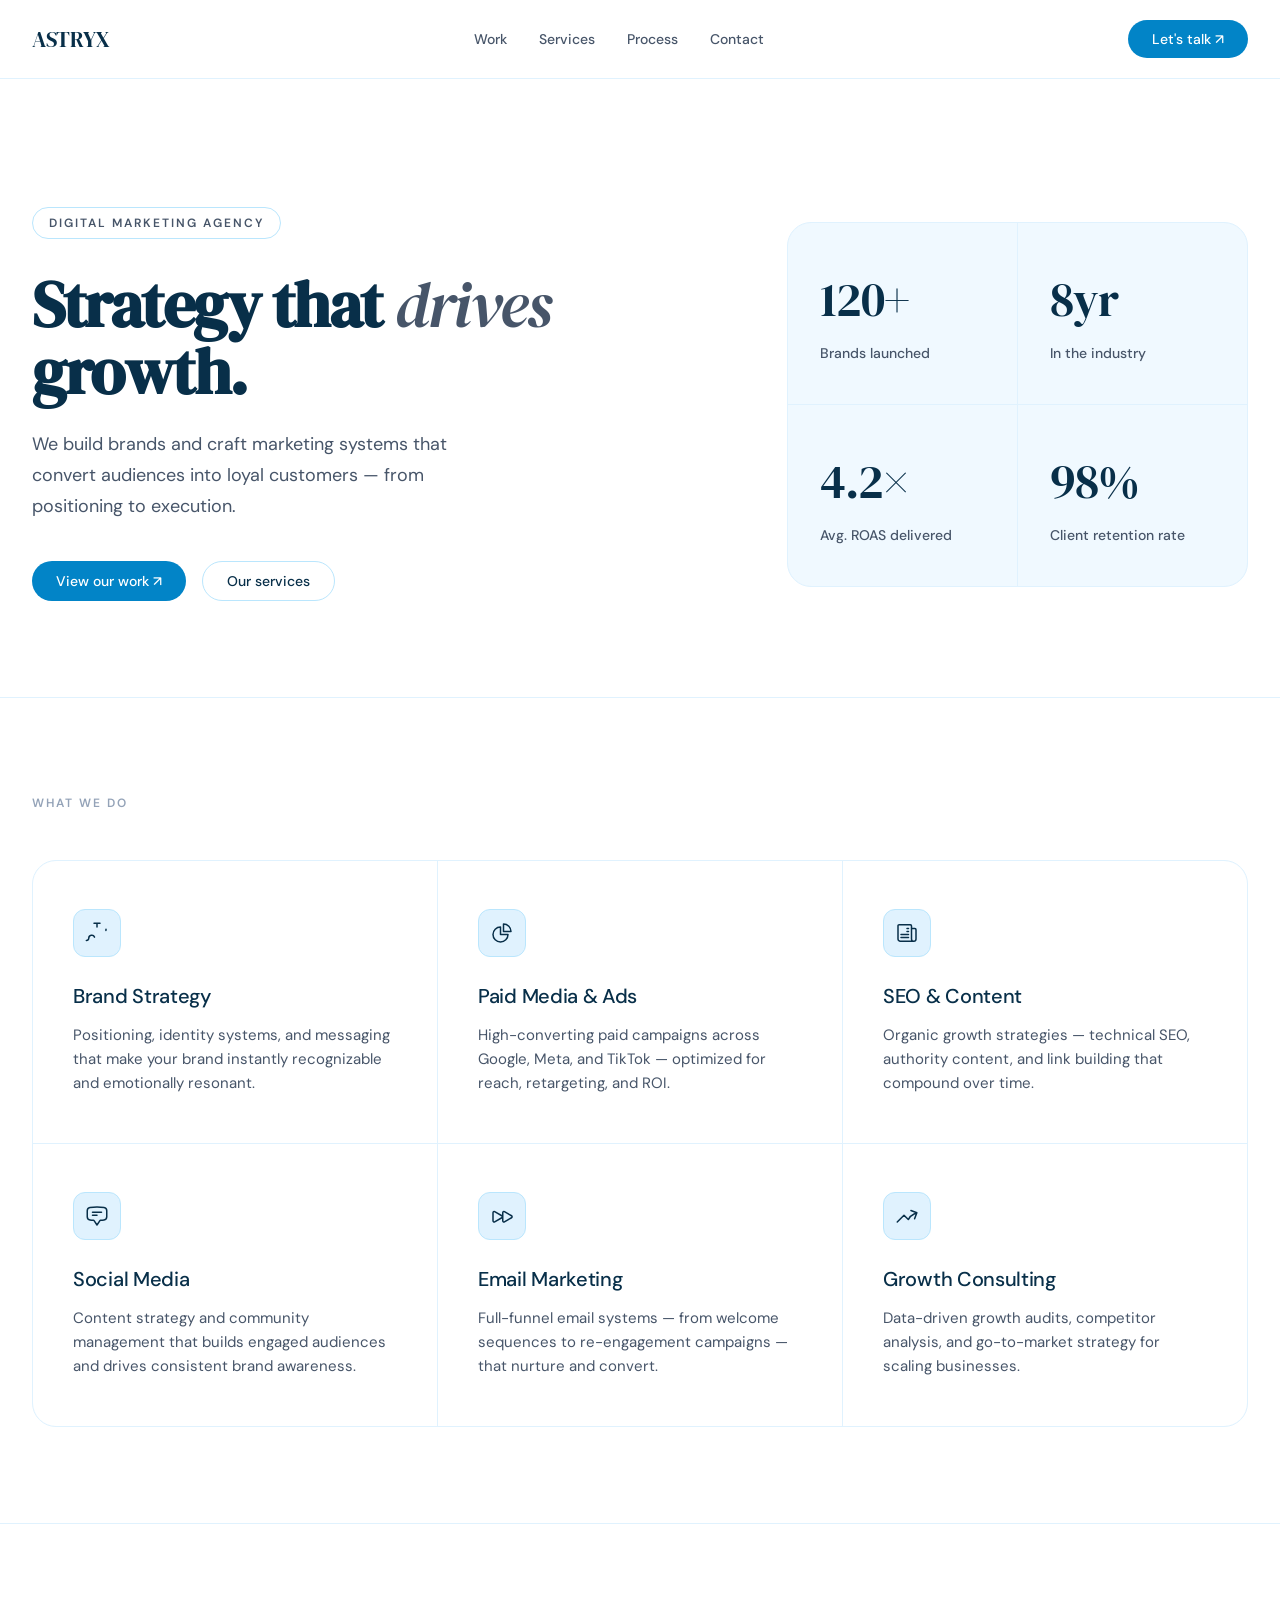
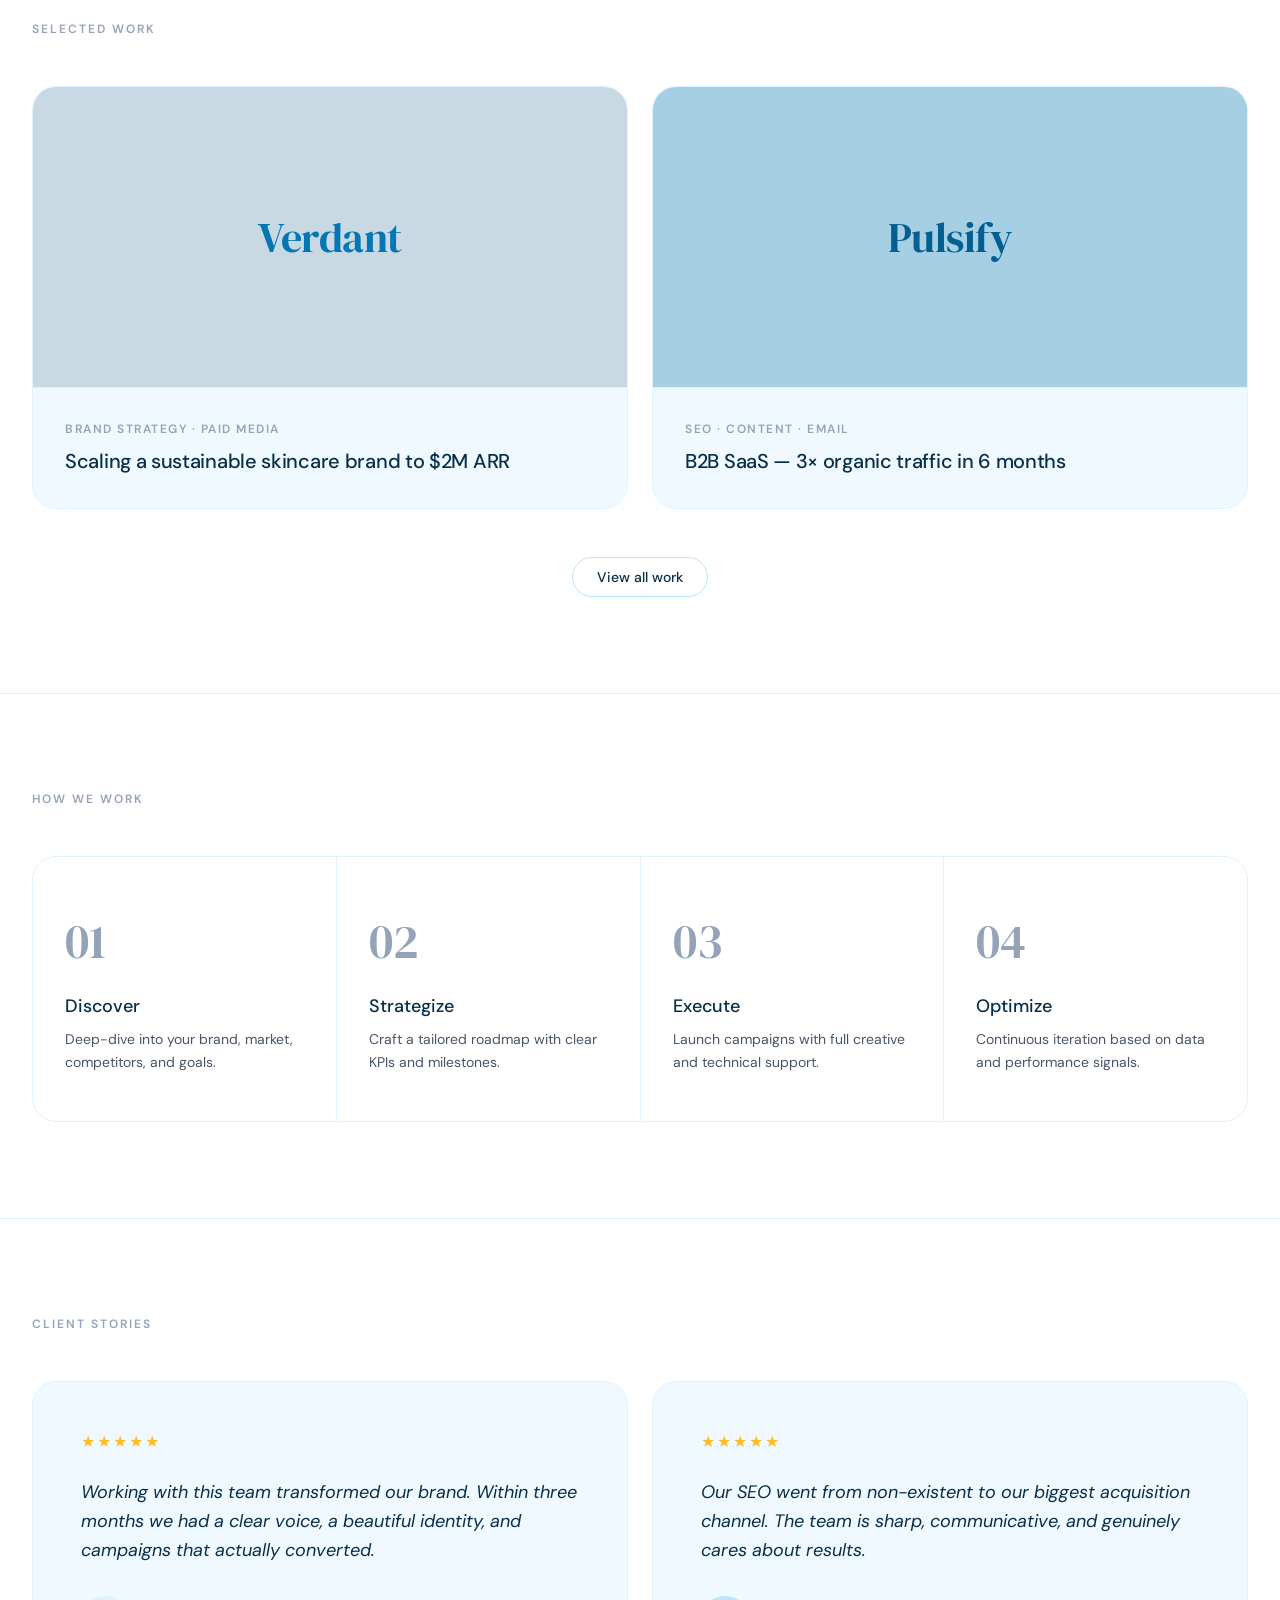
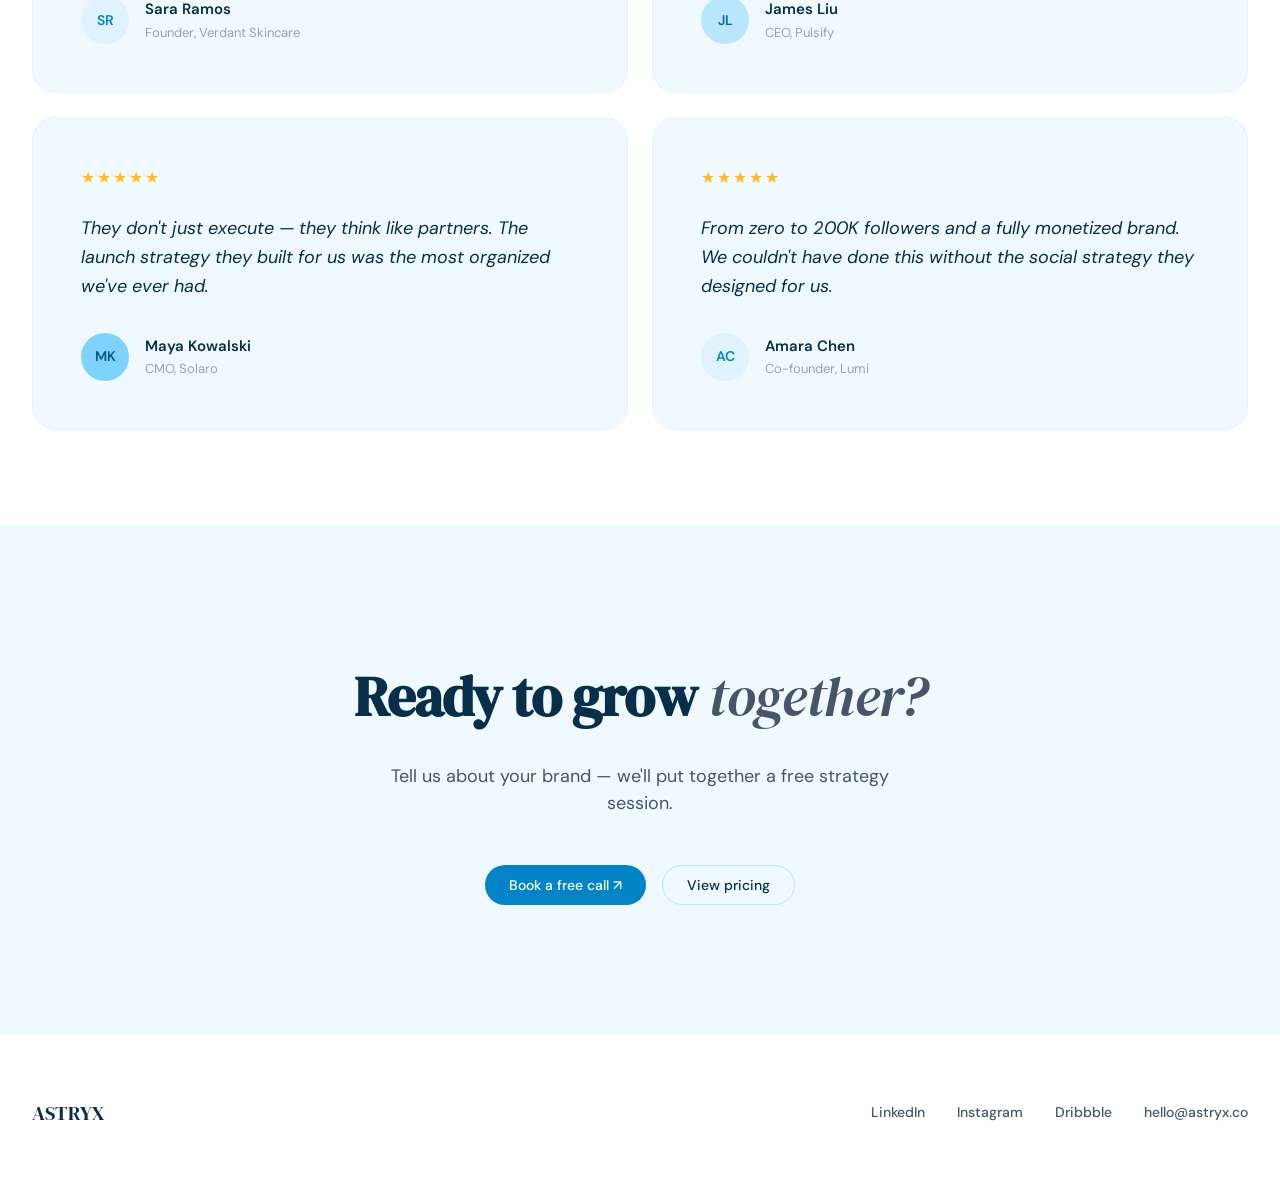
<file: index.html>
<!DOCTYPE html>
<html lang="en">

<head>
  <meta charset="UTF-8">
  <meta name="viewport" content="width=device-width, initial-scale=1.0">
  <title>ASTRYX - Digital Marketing Agency</title>
  <link rel="stylesheet" href="style.css">
</head>

<body>
  <div class="port">
    <nav class="nav">
      <a href="index.html" class="logo">ASTRYX</a>
      <div class="nav-links">
        <a href="work.html">Work</a>
        <a href="index.html#services">Services</a>
        <a href="index.html#process">Process</a>
        <a href="#contact">Contact</a>
      </div>
      <button class="cta-btn" onclick="document.getElementById('contact').scrollIntoView({behavior: 'smooth'})">Let's
        talk ↗</button>
    </nav>

    <section class="hero">
      <div>
        <div class="hero-badge">Digital Marketing Agency</div>
        <h1>Strategy that <em>drives</em> growth.</h1>
        <p>We build brands and craft marketing systems that convert audiences into loyal customers — from positioning to
          execution.</p>
        <div class="hero-btns">
          <button class="cta-btn" onclick="window.location.href='work.html'">View our work ↗</button>
          <button class="btn-outline"
            onclick="document.getElementById('services').scrollIntoView({behavior: 'smooth'})">Our services</button>
        </div>
      </div>
      <div class="hero-stats">
        <div class="stat-cell">
          <div class="stat-num">120+</div>
          <div class="stat-label">Brands launched</div>
        </div>
        <div class="stat-cell">
          <div class="stat-num">8yr</div>
          <div class="stat-label">In the industry</div>
        </div>
        <div class="stat-cell">
          <div class="stat-num">4.2×</div>
          <div class="stat-label">Avg. ROAS delivered</div>
        </div>
        <div class="stat-cell">
          <div class="stat-num">98%</div>
          <div class="stat-label">Client retention rate</div>
        </div>
      </div>
    </section>

    <section class="section" id="services">
      <div class="section-tag">What we do</div>
      <div class="services-grid">
        <div class="service-card">
          <div class="svc-icon">
            <svg viewBox="0 0 24 24" stroke-width="1.5">
              <path stroke-linecap="round" stroke-linejoin="round"
                d="M9.53 16.122a3 3 0 00-5.78 1.128 2.25 2.25 0 01-2.4 2.245M21 8.25c0 .41-.035.812-.1 1.2M9 2.25h6M12 2.25V6" />
            </svg>
          </div>
          <h3>Brand Strategy</h3>
          <p>Positioning, identity systems, and messaging that make your brand instantly recognizable and emotionally
            resonant.</p>
        </div>
        <div class="service-card">
          <div class="svc-icon">
            <svg viewBox="0 0 24 24" stroke-width="1.5">
              <path stroke-linecap="round" stroke-linejoin="round" d="M10.5 6a7.5 7.5 0 107.5 7.5h-7.5V6z" />
              <path stroke-linecap="round" stroke-linejoin="round" d="M13.5 10.5H21A7.5 7.5 0 0013.5 3v7.5z" />
            </svg>
          </div>
          <h3>Paid Media & Ads</h3>
          <p>High-converting paid campaigns across Google, Meta, and TikTok — optimized for reach, retargeting, and ROI.
          </p>
        </div>
        <div class="service-card">
          <div class="svc-icon">
            <svg viewBox="0 0 24 24" stroke-width="1.5">
              <path stroke-linecap="round" stroke-linejoin="round"
                d="M12 7.5h1.5m-1.5 3h1.5m-7.5 3h7.5m-7.5 3h7.5m3-9h3.375c.621 0 1.125.504 1.125 1.125V18a2.25 2.25 0 01-2.25 2.25M16.5 7.5V18a2.25 2.25 0 002.25 2.25M16.5 7.5V4.875c0-.621-.504-1.125-1.125-1.125H4.125C3.504 3.75 3 4.254 3 4.875V18a2.25 2.25 0 002.25 2.25h13.5" />
            </svg>
          </div>
          <h3>SEO & Content</h3>
          <p>Organic growth strategies — technical SEO, authority content, and link building that compound over time.
          </p>
        </div>
        <div class="service-card">
          <div class="svc-icon">
            <svg viewBox="0 0 24 24" stroke-width="1.5">
              <path stroke-linecap="round" stroke-linejoin="round"
                d="M7.5 8.25h9m-9 3H12m-9.75 1.51c0 1.6 1.123 2.994 2.707 3.227 1.129.166 2.27.293 3.423.379.35.026.67.21.865.501L12 21l2.755-4.133a1.14 1.14 0 01.865-.501 48.172 48.172 0 003.423-.379c1.584-.233 2.707-1.626 2.707-3.228V6.741c0-1.602-1.123-2.995-2.707-3.228A48.394 48.394 0 0012 3c-2.392 0-4.744.175-7.043.513C3.373 3.746 2.25 5.14 2.25 6.741v6.018z" />
            </svg>
          </div>
          <h3>Social Media</h3>
          <p>Content strategy and community management that builds engaged audiences and drives consistent brand
            awareness.</p>
        </div>
        <div class="service-card">
          <div class="svc-icon">
            <svg viewBox="0 0 24 24" stroke-width="1.5">
              <path stroke-linecap="round" stroke-linejoin="round"
                d="M3 8.688c0-.864.933-1.405 1.683-.977l7.108 4.062a1.125 1.125 0 010 1.953l-7.108 4.062A1.125 1.125 0 013 16.81V8.688zM12.75 8.688c0-.864.933-1.405 1.683-.977l7.108 4.062a1.125 1.125 0 010 1.953l-7.108 4.062a1.125 1.125 0 01-1.683-.977V8.688z" />
            </svg>
          </div>
          <h3>Email Marketing</h3>
          <p>Full-funnel email systems — from welcome sequences to re-engagement campaigns — that nurture and convert.
          </p>
        </div>
        <div class="service-card">
          <div class="svc-icon">
            <svg viewBox="0 0 24 24" stroke-width="1.5">
              <path stroke-linecap="round" stroke-linejoin="round"
                d="M2.25 18L9 11.25l4.306 4.307a11.95 11.95 0 015.814-5.519l2.74-1.22m0 0l-5.94-2.28m5.94 2.28l-2.28 5.941" />
            </svg>
          </div>
          <h3>Growth Consulting</h3>
          <p>Data-driven growth audits, competitor analysis, and go-to-market strategy for scaling businesses.</p>
        </div>
      </div>
    </section>

    <section class="section">
      <div class="section-tag">Selected work</div>
      <div class="work-grid">
        <a href="work.html" class="work-card">
          <div class="work-img teal">Verdant</div>
          <div class="work-meta">
            <div class="work-tag">Brand Strategy · Paid Media</div>
            <h4>Scaling a sustainable skincare brand to $2M ARR</h4>
          </div>
        </a>
        <a href="work.html" class="work-card">
          <div class="work-img blue">Pulsify</div>
          <div class="work-meta">
            <div class="work-tag">SEO · Content · Email</div>
            <h4>B2B SaaS — 3× organic traffic in 6 months</h4>
          </div>
        </a>
      </div>
      <div style="text-align: center; margin-top: 3rem;">
        <button class="btn-outline" onclick="window.location.href='work.html'">View all work</button>
      </div>
    </section>

    <section class="section" id="process">
      <div class="section-tag">How we work</div>
      <div class="process-row">
        <div class="step">
          <div class="step-num">01</div>
          <h4>Discover</h4>
          <p>Deep-dive into your brand, market, competitors, and goals.</p>
        </div>
        <div class="step">
          <div class="step-num">02</div>
          <h4>Strategize</h4>
          <p>Craft a tailored roadmap with clear KPIs and milestones.</p>
        </div>
        <div class="step">
          <div class="step-num">03</div>
          <h4>Execute</h4>
          <p>Launch campaigns with full creative and technical support.</p>
        </div>
        <div class="step">
          <div class="step-num">04</div>
          <h4>Optimize</h4>
          <p>Continuous iteration based on data and performance signals.</p>
        </div>
      </div>
    </section>

    <section class="section">
      <div class="section-tag">Client stories</div>
      <div class="testimonial-grid">
        <div class="testi-card">
          <div class="stars">★★★★★</div>
          <blockquote>Working with this team transformed our brand. Within three months we had a clear voice, a
            beautiful identity, and campaigns that actually converted.</blockquote>
          <div class="testi-author">
            <div class="avatar av1">SR</div>
            <div>
              <div class="author-name">Sara Ramos</div>
              <div class="author-role">Founder, Verdant Skincare</div>
            </div>
          </div>
        </div>
        <div class="testi-card">
          <div class="stars">★★★★★</div>
          <blockquote>Our SEO went from non-existent to our biggest acquisition channel. The team is sharp,
            communicative, and genuinely cares about results.</blockquote>
          <div class="testi-author">
            <div class="avatar av2">JL</div>
            <div>
              <div class="author-name">James Liu</div>
              <div class="author-role">CEO, Pulsify</div>
            </div>
          </div>
        </div>
        <div class="testi-card">
          <div class="stars">★★★★★</div>
          <blockquote>They don't just execute — they think like partners. The launch strategy they built for us was the
            most organized we've ever had.</blockquote>
          <div class="testi-author">
            <div class="avatar av3">MK</div>
            <div>
              <div class="author-name">Maya Kowalski</div>
              <div class="author-role">CMO, Solaro</div>
            </div>
          </div>
        </div>
        <div class="testi-card">
          <div class="stars">★★★★★</div>
          <blockquote>From zero to 200K followers and a fully monetized brand. We couldn't have done this without the
            social strategy they designed for us.</blockquote>
          <div class="testi-author">
            <div class="avatar av4">AC</div>
            <div>
              <div class="author-name">Amara Chen</div>
              <div class="author-role">Co-founder, Lumi</div>
            </div>
          </div>
        </div>
      </div>
    </section>

    <section class="cta-section" id="contact">
      <h2>Ready to grow <em>together?</em></h2>
      <p>Tell us about your brand — we'll put together a free strategy session.</p>
      <div class="cta-group">
        <button class="cta-btn">Book a free call ↗</button>
        <button class="btn-outline">View pricing</button>
      </div>
    </section>

    <footer class="footer">
      <a href="index.html" class="footer-logo">ASTRYX</a>
      <div class="footer-links">
        <a href="#">LinkedIn</a>
        <a href="#">Instagram</a>
        <a href="#">Dribbble</a>
        <a href="mailto:hello@astryx.co">hello@astryx.co</a>
      </div>
    </footer>

  </div>
</body>

</html>
</file>
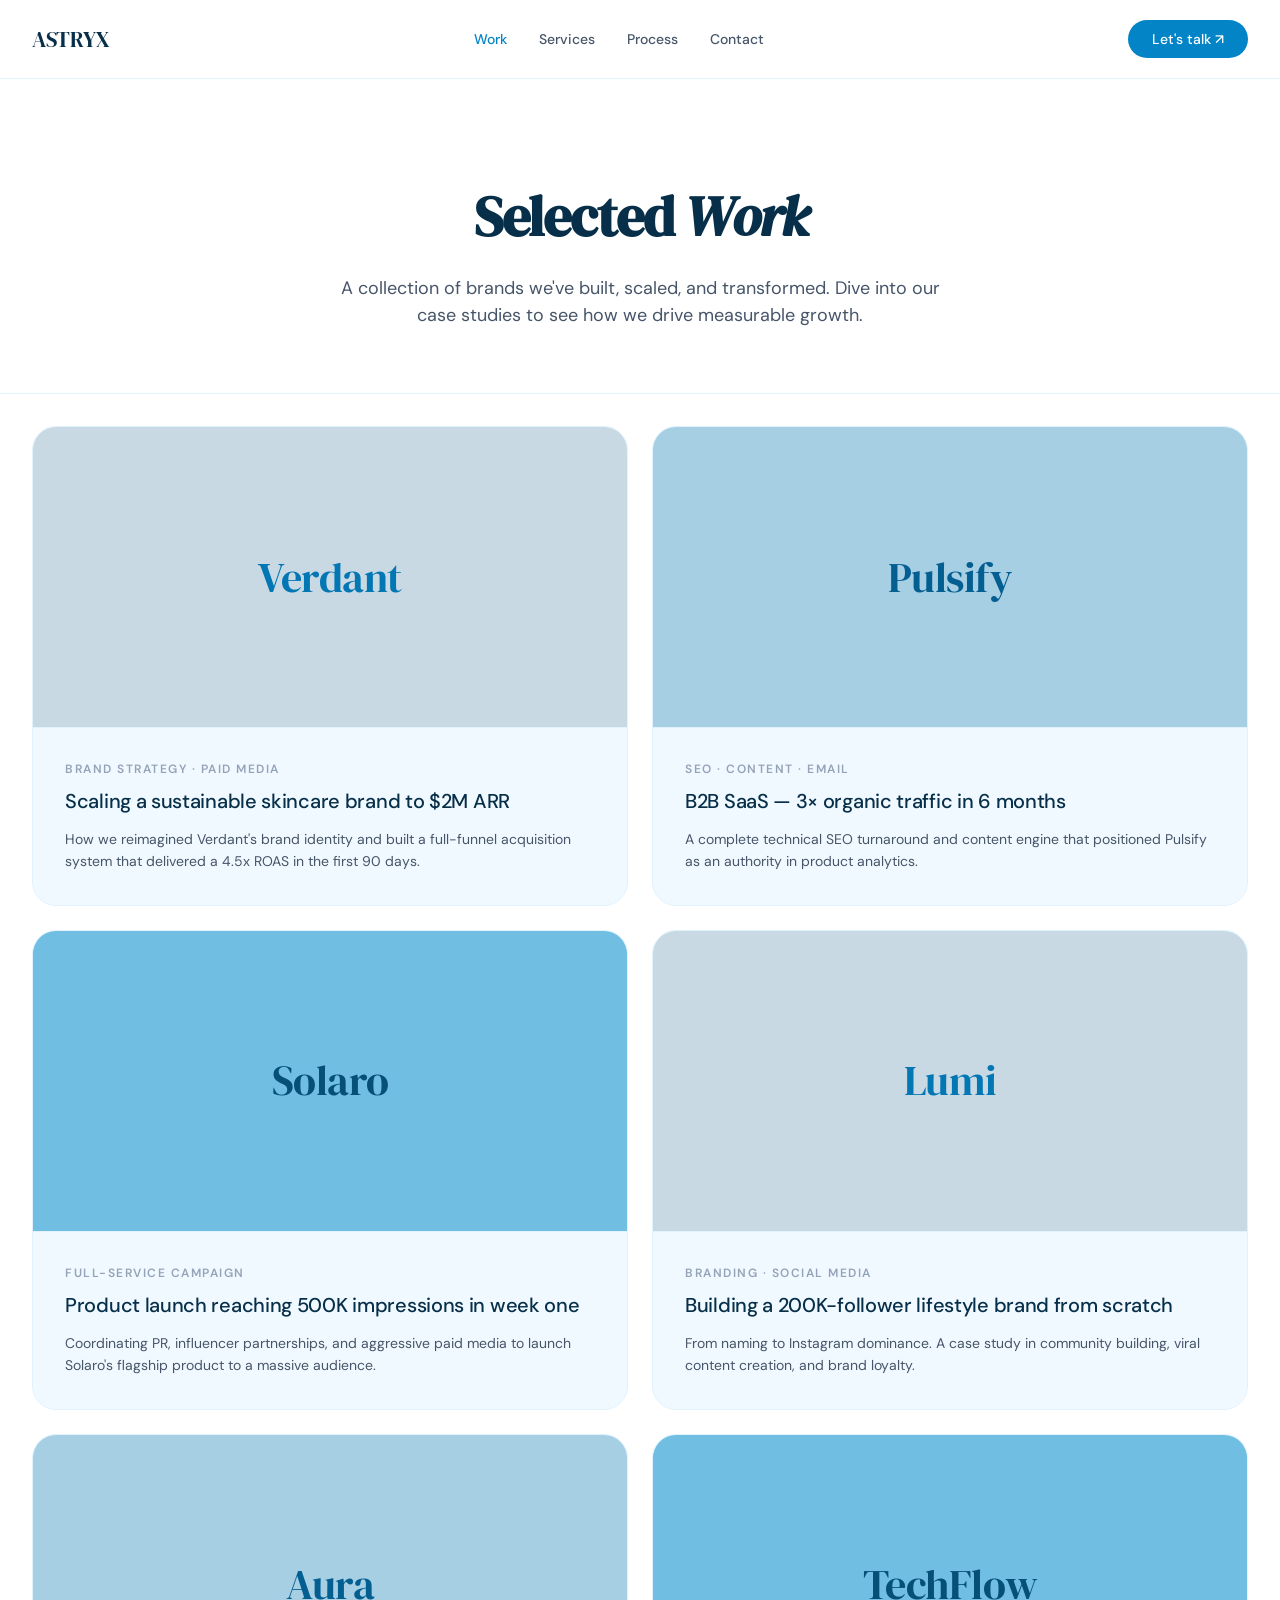
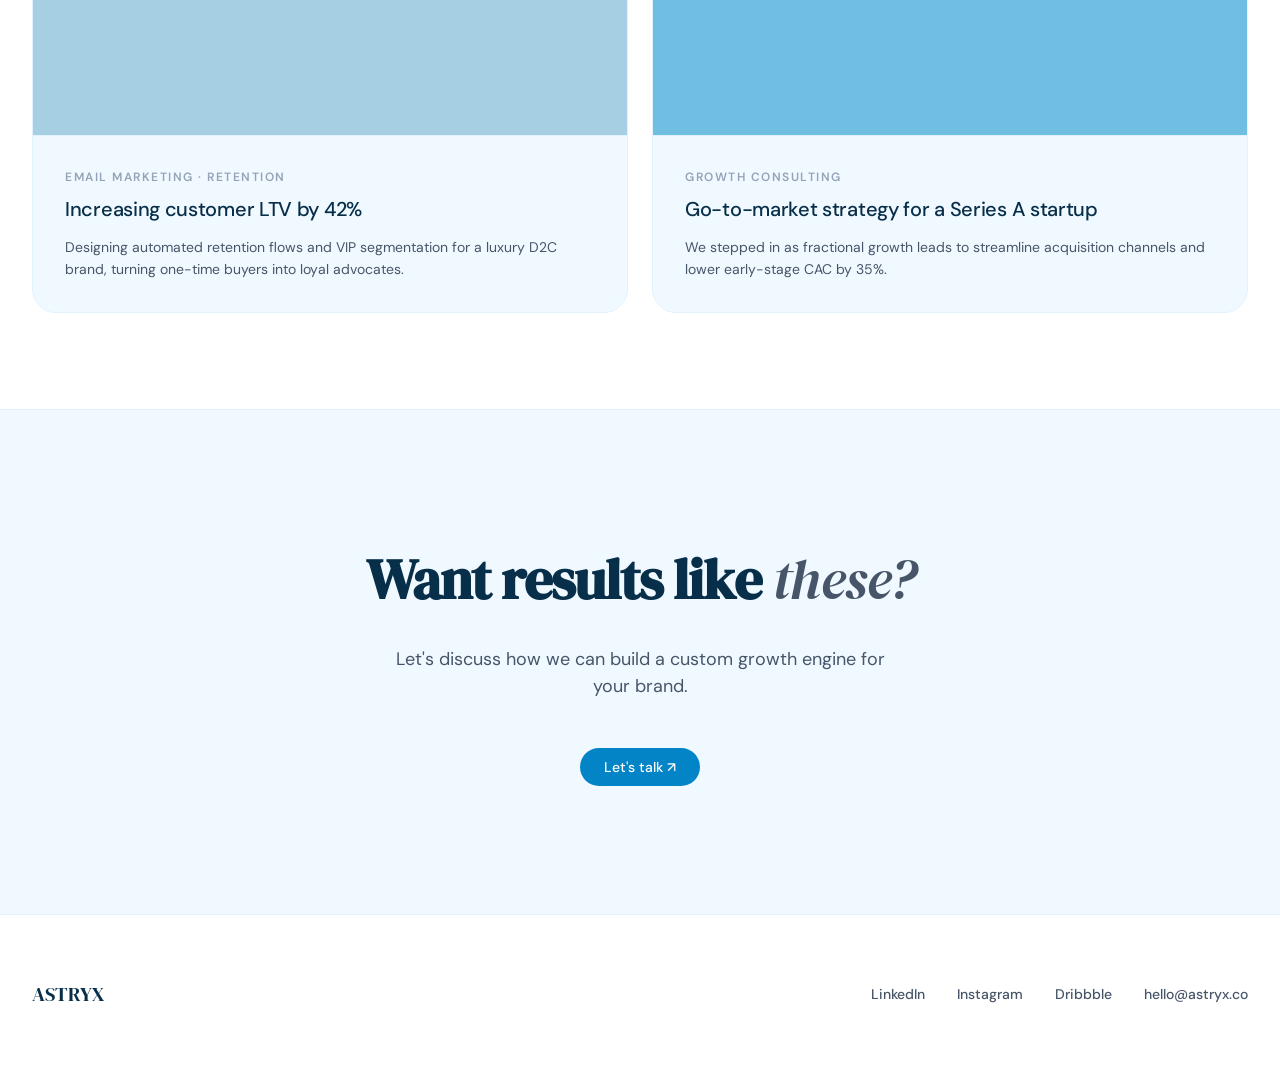
<file: work.html>
<!DOCTYPE html>
<html lang="en">
<head>
  <meta charset="UTF-8">
  <meta name="viewport" content="width=device-width, initial-scale=1.0">
  <title>Our Work - ASTRYX</title>
  <link rel="stylesheet" href="style.css">
</head>
<body>
  <div class="port">
    <nav class="nav">
      <a href="index.html" class="logo">ASTRYX</a>
      <div class="nav-links">
        <a href="work.html" class="active">Work</a>
        <a href="index.html#services">Services</a>
        <a href="index.html#process">Process</a>
        <a href="index.html#contact">Contact</a>
      </div>
      <button class="cta-btn" onclick="window.location.href='index.html#contact'">Let's talk ↗</button>
    </nav>

    <header class="page-header">
      <h1>Selected <em>Work</em></h1>
      <p>A collection of brands we've built, scaled, and transformed. Dive into our case studies to see how we drive measurable growth.</p>
    </header>

    <section class="section" style="padding-top: 2rem;">
      <div class="work-grid">
        <a href="#" class="work-card">
          <div class="work-img teal">Verdant</div>
          <div class="work-meta">
            <div class="work-tag">Brand Strategy · Paid Media</div>
            <h4>Scaling a sustainable skincare brand to $2M ARR</h4>
            <p style="font-size: 14px; color: var(--color-text-secondary); margin-top: 12px; line-height: 1.6;">How we reimagined Verdant's brand identity and built a full-funnel acquisition system that delivered a 4.5x ROAS in the first 90 days.</p>
          </div>
        </a>
        <a href="#" class="work-card">
          <div class="work-img blue">Pulsify</div>
          <div class="work-meta">
            <div class="work-tag">SEO · Content · Email</div>
            <h4>B2B SaaS — 3× organic traffic in 6 months</h4>
            <p style="font-size: 14px; color: var(--color-text-secondary); margin-top: 12px; line-height: 1.6;">A complete technical SEO turnaround and content engine that positioned Pulsify as an authority in product analytics.</p>
          </div>
        </a>
        <a href="#" class="work-card">
          <div class="work-img amber">Solaro</div>
          <div class="work-meta">
            <div class="work-tag">Full-service Campaign</div>
            <h4>Product launch reaching 500K impressions in week one</h4>
            <p style="font-size: 14px; color: var(--color-text-secondary); margin-top: 12px; line-height: 1.6;">Coordinating PR, influencer partnerships, and aggressive paid media to launch Solaro's flagship product to a massive audience.</p>
          </div>
        </a>
        <a href="#" class="work-card">
          <div class="work-img pink">Lumi</div>
          <div class="work-meta">
            <div class="work-tag">Branding · Social Media</div>
            <h4>Building a 200K-follower lifestyle brand from scratch</h4>
            <p style="font-size: 14px; color: var(--color-text-secondary); margin-top: 12px; line-height: 1.6;">From naming to Instagram dominance. A case study in community building, viral content creation, and brand loyalty.</p>
          </div>
        </a>
        <a href="#" class="work-card">
          <div class="work-img purple">Aura</div>
          <div class="work-meta">
            <div class="work-tag">Email Marketing · Retention</div>
            <h4>Increasing customer LTV by 42%</h4>
            <p style="font-size: 14px; color: var(--color-text-secondary); margin-top: 12px; line-height: 1.6;">Designing automated retention flows and VIP segmentation for a luxury D2C brand, turning one-time buyers into loyal advocates.</p>
          </div>
        </a>
        <a href="#" class="work-card">
          <div class="work-img gray">TechFlow</div>
          <div class="work-meta">
            <div class="work-tag">Growth Consulting</div>
            <h4>Go-to-market strategy for a Series A startup</h4>
            <p style="font-size: 14px; color: var(--color-text-secondary); margin-top: 12px; line-height: 1.6;">We stepped in as fractional growth leads to streamline acquisition channels and lower early-stage CAC by 35%.</p>
          </div>
        </a>
      </div>
    </section>

    <section class="cta-section">
      <h2>Want results like <em>these?</em></h2>
      <p>Let's discuss how we can build a custom growth engine for your brand.</p>
      <div class="cta-group">
        <button class="cta-btn" onclick="window.location.href='index.html#contact'">Let's talk ↗</button>
      </div>
    </section>

    <footer class="footer">
      <a href="index.html" class="footer-logo">ASTRYX</a>
      <div class="footer-links">
        <a href="#">LinkedIn</a>
        <a href="#">Instagram</a>
        <a href="#">Dribbble</a>
        <a href="mailto:hello@astryx.co">hello@astryx.co</a>
      </div>
    </footer>

  </div>
</body>
</html>
</file>
<file: style.css>
@import url('https://fonts.googleapis.com/css2?family=DM+Serif+Display:ital@0;1&family=DM+Sans:wght@300;400;500;600&display=swap');

:root {
  --color-background-primary: #ffffff;
  --color-background-secondary: #f0f9ff;
  --color-background-tertiary: #e0f2fe;
  --color-text-primary: #082f49;
  --color-text-secondary: #475569;
  --color-text-tertiary: #94a3b8;
  --color-brand: #0284c7;
  --color-border-primary: #082f49;
  --color-border-secondary: #bae6fd;
  --color-border-tertiary: #e0f2fe;
  --border-radius-lg: 24px;
}

* { box-sizing: border-box; margin: 0; padding: 0; }

body {
  font-family: 'DM Sans', sans-serif;
  color: var(--color-text-primary);
  background: var(--color-background-primary);
  line-height: 1.5;
  -webkit-font-smoothing: antialiased;
}

.port {
  max-width: 1440px;
  margin: 0 auto;
}

.nav {
  display: flex; justify-content: space-between; align-items: center;
  padding: 1.25rem 2rem;
  border-bottom: 0.5px solid var(--color-border-tertiary);
  position: sticky;
  top: 0;
  background: rgba(255, 255, 255, 0.85);
  backdrop-filter: blur(12px);
  z-index: 100;
}
.logo {
  font-family: 'DM Serif Display', serif;
  font-size: 22px; letter-spacing: -0.3px;
  text-decoration: none;
  color: var(--color-text-primary);
}
.nav-links { display: flex; gap: 32px; }
.nav-links a {
  font-size: 14px; color: var(--color-text-secondary);
  text-decoration: none; cursor: pointer;
  transition: color 0.3s ease;
  font-weight: 500;
}
.nav-links a:hover, .nav-links a.active { color: var(--color-brand); }
.cta-btn {
  background: var(--color-brand); color: #ffffff;
  border: none; border-radius: 100px; padding: 10px 24px;
  font-size: 14px; font-weight: 500; font-family: 'DM Sans', sans-serif; cursor: pointer;
  transition: transform 0.2s, opacity 0.2s;
}
.cta-btn:hover { opacity: 0.9; transform: translateY(-1px); }

.hero {
  padding: 8rem 2rem 6rem;
  display: grid; grid-template-columns: 1.2fr 0.8fr; gap: 4rem; align-items: center;
  border-bottom: 0.5px solid var(--color-border-tertiary);
}
.hero-badge {
  display: inline-block; font-size: 12px; font-weight: 600;
  letter-spacing: 2px; text-transform: uppercase;
  color: var(--color-text-secondary); margin-bottom: 2rem;
  border: 1px solid var(--color-border-secondary);
  padding: 6px 16px; border-radius: 100px;
}
.hero h1 {
  font-family: 'DM Serif Display', serif;
  font-size: 64px; line-height: 1.05; letter-spacing: -1.5px;
  margin-bottom: 1.5rem;
}
.hero h1 em { font-style: italic; color: var(--color-text-secondary); font-weight: 400; }
.hero p {
  font-size: 18px; line-height: 1.7; color: var(--color-text-secondary);
  margin-bottom: 2.5rem; max-width: 480px;
}
.hero-btns { display: flex; gap: 16px; }
.btn-outline {
  background: transparent; color: var(--color-text-primary);
  border: 1px solid var(--color-border-secondary);
  border-radius: 100px; padding: 10px 24px;
  font-size: 14px; font-weight: 500; font-family: 'DM Sans', sans-serif; cursor: pointer;
  transition: background 0.3s, border-color 0.3s;
}
.btn-outline:hover {
  background: var(--color-background-tertiary);
  border-color: var(--color-border-primary);
}
.hero-stats {
  display: grid; grid-template-columns: 1fr 1fr; gap: 1px;
  border: 1px solid var(--color-border-tertiary);
  border-radius: var(--border-radius-lg); overflow: hidden;
  background: var(--color-border-tertiary);
}
.stat-cell {
  padding: 2.5rem 2rem;
  background: var(--color-background-secondary);
  transition: background 0.3s;
}
.stat-cell:hover { background: var(--color-background-tertiary); }
.stat-num {
  font-family: 'DM Serif Display', serif;
  font-size: 48px; letter-spacing: -1px; margin-bottom: 8px;
  color: var(--color-text-primary);
}
.stat-label { font-size: 14px; color: var(--color-text-secondary); font-weight: 500; }

.section { padding: 6rem 2rem; border-bottom: 0.5px solid var(--color-border-tertiary); }
.section-tag {
  font-size: 12px; font-weight: 600; letter-spacing: 2px;
  text-transform: uppercase; color: var(--color-text-tertiary);
  margin-bottom: 3rem;
}

.services-grid { display: grid; grid-template-columns: repeat(3, 1fr); gap: 1px; border: 1px solid var(--color-border-tertiary); border-radius: var(--border-radius-lg); background: var(--color-border-tertiary); overflow: hidden; }
.service-card {
  padding: 3rem 2.5rem;
  background: var(--color-background-primary);
  transition: background 0.3s;
}
.service-card:hover {
  background: var(--color-background-secondary);
}
.svc-icon {
  width: 48px; height: 48px; border-radius: 12px;
  background: var(--color-background-tertiary);
  border: 1px solid var(--color-border-secondary);
  display: flex; align-items: center; justify-content: center;
  margin-bottom: 1.5rem;
  transition: transform 0.3s;
}
.service-card:hover .svc-icon { transform: scale(1.05); }
.svc-icon svg { width: 24px; height: 24px; stroke: var(--color-text-primary); fill: none; }
.service-card h3 { font-size: 20px; font-weight: 500; margin-bottom: 12px; letter-spacing: -0.3px; }
.service-card p { font-size: 15px; color: var(--color-text-secondary); line-height: 1.6; }

.work-grid { display: grid; grid-template-columns: 1fr 1fr; gap: 24px; }
.work-card {
  background: var(--color-background-secondary);
  border: 1px solid var(--color-border-tertiary);
  border-radius: var(--border-radius-lg); overflow: hidden;
  text-decoration: none;
  color: inherit;
  display: block;
  transition: transform 0.3s, border-color 0.3s;
}
.work-card:hover {
  transform: translateY(-4px);
  border-color: var(--color-border-secondary);
}
.work-img {
  height: 300px; display: flex; align-items: center; justify-content: center;
  font-family: 'DM Serif Display', serif; font-size: 42px;
  letter-spacing: -0.5px;
  background-size: cover;
  background-position: center;
  position: relative;
}
.work-img::after {
  content: ''; position: absolute; inset: 0; background: rgba(0,0,0,0.1);
  transition: background 0.3s;
}
.work-card:hover .work-img::after { background: transparent; }
.work-img.teal { background-color: #e0f2fe; color: #0284c7; }
.work-img.blue { background-color: #bae6fd; color: #0369a1; }
.work-img.amber { background-color: #7dd3fc; color: #075985; }
.work-img.pink { background-color: #e0f2fe; color: #0284c7; }
.work-img.purple { background-color: #bae6fd; color: #0369a1; }
.work-img.gray { background-color: #7dd3fc; color: #075985; }
.work-meta { padding: 2rem; border-top: 1px solid var(--color-border-tertiary); background: var(--color-background-secondary); }
.work-tag {
  font-size: 12px; font-weight: 600; letter-spacing: 1.5px;
  text-transform: uppercase; color: var(--color-text-tertiary); margin-bottom: 8px;
}
.work-meta h4 { font-size: 20px; font-weight: 500; letter-spacing: -0.3px; }

.process-row {
  display: grid; grid-template-columns: repeat(4, 1fr);
  border: 1px solid var(--color-border-tertiary); border-radius: var(--border-radius-lg);
  overflow: hidden; background: var(--color-border-tertiary); gap: 1px;
}
.step {
  padding: 3rem 2rem; background: var(--color-background-primary);
  transition: background 0.3s;
}
.step:hover { background: var(--color-background-secondary); }
.step-num {
  font-family: 'DM Serif Display', serif; font-size: 48px;
  color: var(--color-text-tertiary); margin-bottom: 1rem;
}
.step h4 { font-size: 18px; font-weight: 500; margin-bottom: 8px; }
.step p { font-size: 14px; color: var(--color-text-secondary); line-height: 1.6; }

.testimonial-grid { display: grid; grid-template-columns: 1fr 1fr; gap: 24px; }
.testi-card {
  background: var(--color-background-secondary);
  border: 1px solid var(--color-border-tertiary);
  border-radius: var(--border-radius-lg); padding: 3rem;
  transition: transform 0.3s;
}
.testi-card:hover { transform: translateY(-2px); }
.stars { color: #fbbf24; font-size: 16px; margin-bottom: 1.5rem; letter-spacing: 2px; }
.testi-card blockquote {
  font-size: 18px; line-height: 1.6; color: var(--color-text-primary);
  margin-bottom: 2rem; font-style: italic;
}
.testi-author { display: flex; align-items: center; gap: 16px; }
.avatar {
  width: 48px; height: 48px; border-radius: 50%;
  display: flex; align-items: center; justify-content: center;
  font-size: 14px; font-weight: 600;
}
.av1 { background: #e0f2fe; color: #0284c7; }
.av2 { background: #bae6fd; color: #0369a1; }
.av3 { background: #7dd3fc; color: #075985; }
.av4 { background: #e0f2fe; color: #0284c7; }
.author-name { font-size: 15px; font-weight: 600; margin-bottom: 2px; }
.author-role { font-size: 13px; color: var(--color-text-tertiary); }

.cta-section {
  padding: 8rem 2rem; text-align: center;
  background: var(--color-background-secondary);
  border-bottom: 1px solid var(--color-border-tertiary);
}
.cta-section h2 {
  font-family: 'DM Serif Display', serif;
  font-size: 56px; letter-spacing: -1px; margin-bottom: 1.5rem;
}
.cta-section h2 em { font-style: italic; color: var(--color-text-secondary); font-weight: 400; }
.cta-section p { font-size: 18px; color: var(--color-text-secondary); margin-bottom: 3rem; max-width: 500px; margin-left: auto; margin-right: auto; }
.cta-group { display: flex; gap: 16px; justify-content: center; }

.page-header {
  padding: 6rem 2rem 4rem;
  border-bottom: 1px solid var(--color-border-tertiary);
  text-align: center;
}
.page-header h1 {
  font-family: 'DM Serif Display', serif;
  font-size: 56px; letter-spacing: -1px; margin-bottom: 1rem;
}
.page-header p {
  font-size: 18px; color: var(--color-text-secondary);
  max-width: 600px; margin: 0 auto;
}

.footer {
  padding: 4rem 2rem; display: flex; justify-content: space-between; align-items: center;
}
.footer-logo { font-family: 'DM Serif Display', serif; font-size: 20px; color: var(--color-text-primary); text-decoration: none;}
.footer-links { display: flex; gap: 32px; }
.footer-links a { font-size: 14px; color: var(--color-text-secondary); text-decoration: none; cursor: pointer; transition: color 0.2s; font-weight: 500; }
.footer-links a:hover { color: var(--color-brand); }

@media (max-width: 1024px) {
  .hero { grid-template-columns: 1fr; text-align: center; gap: 3rem; }
  .hero p { margin-left: auto; margin-right: auto; }
  .hero-btns { justify-content: center; }
  .services-grid { grid-template-columns: repeat(2, 1fr); }
  .process-row { grid-template-columns: repeat(2, 1fr); gap: 1px; }
}
@media (max-width: 768px) {
  .hero h1 { font-size: 48px; }
  .services-grid { grid-template-columns: 1fr; }
  .work-grid { grid-template-columns: 1fr; }
  .testimonial-grid { grid-template-columns: 1fr; }
  .process-row { grid-template-columns: 1fr; }
  .nav { padding: 1rem; }
  .nav-links { display: none; } /* Could add a mobile menu later */
  .footer { flex-direction: column; gap: 2rem; text-align: center; }
}
</file>
